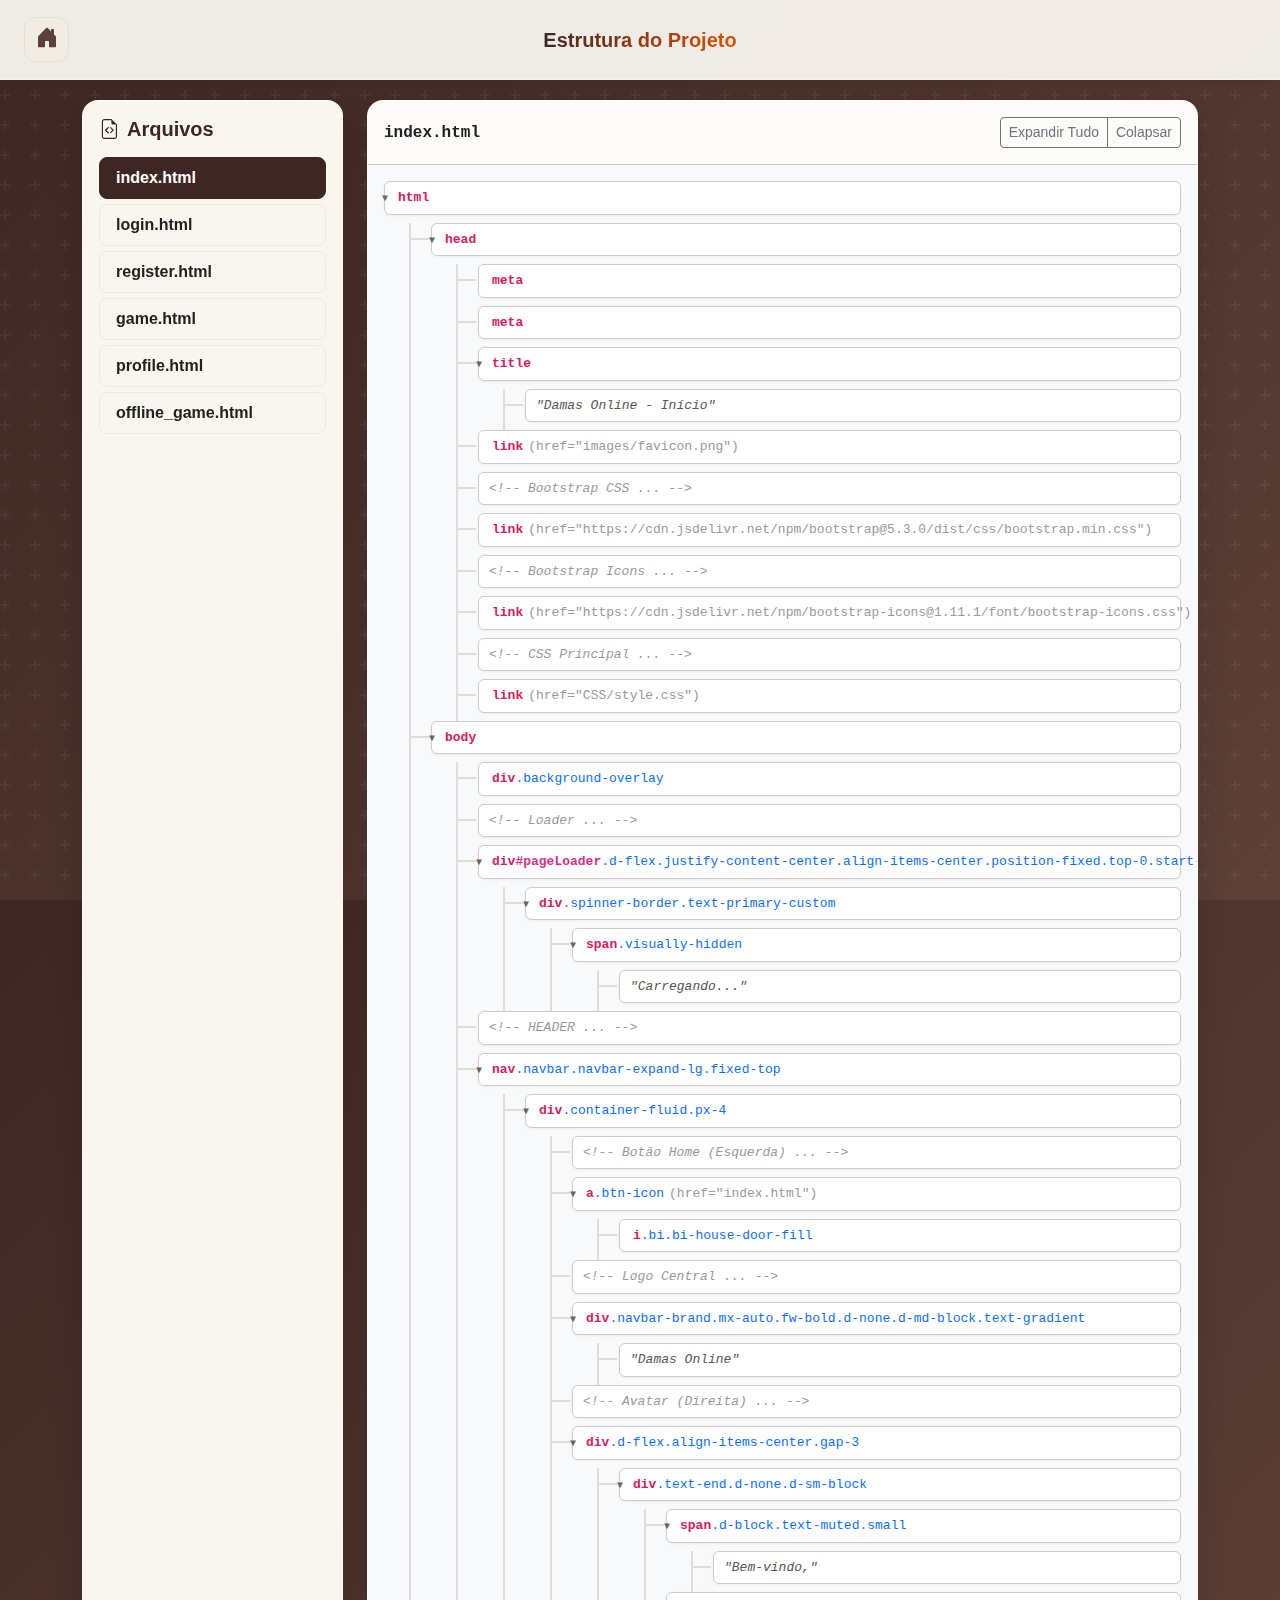
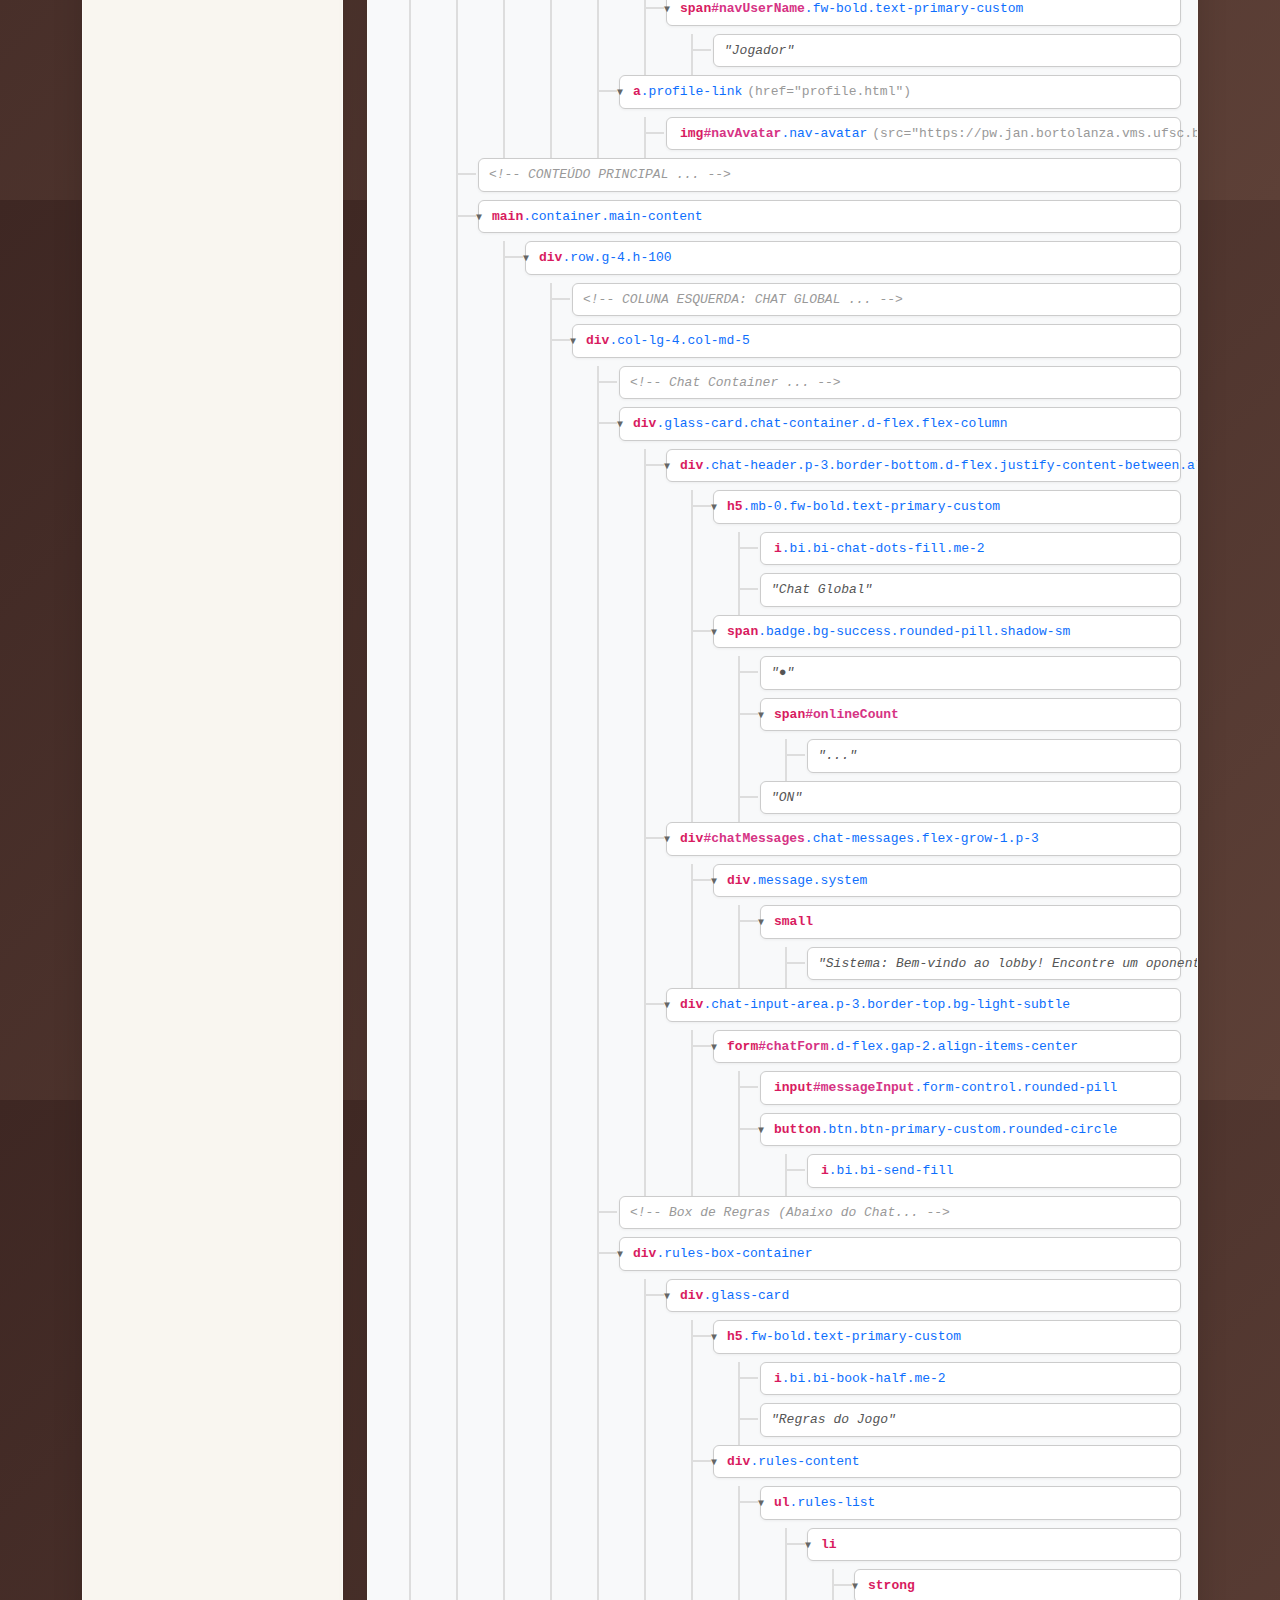
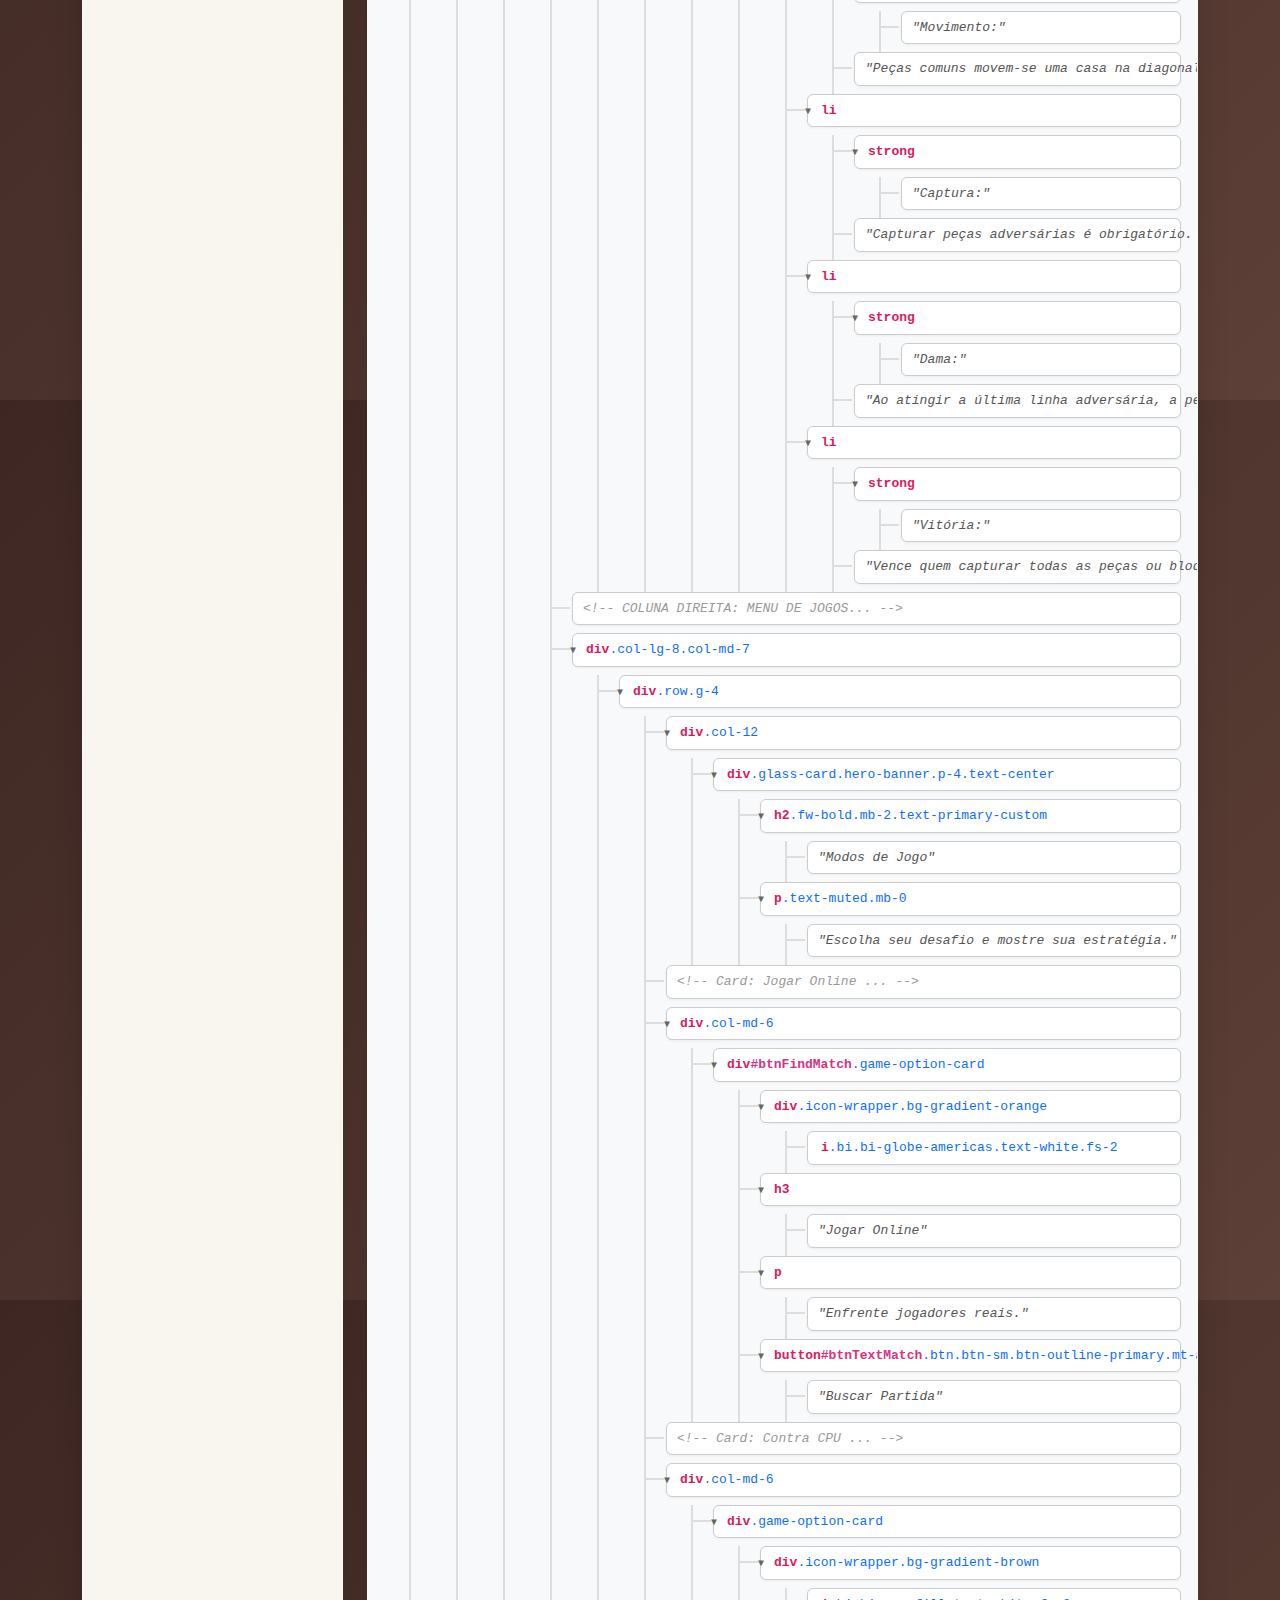
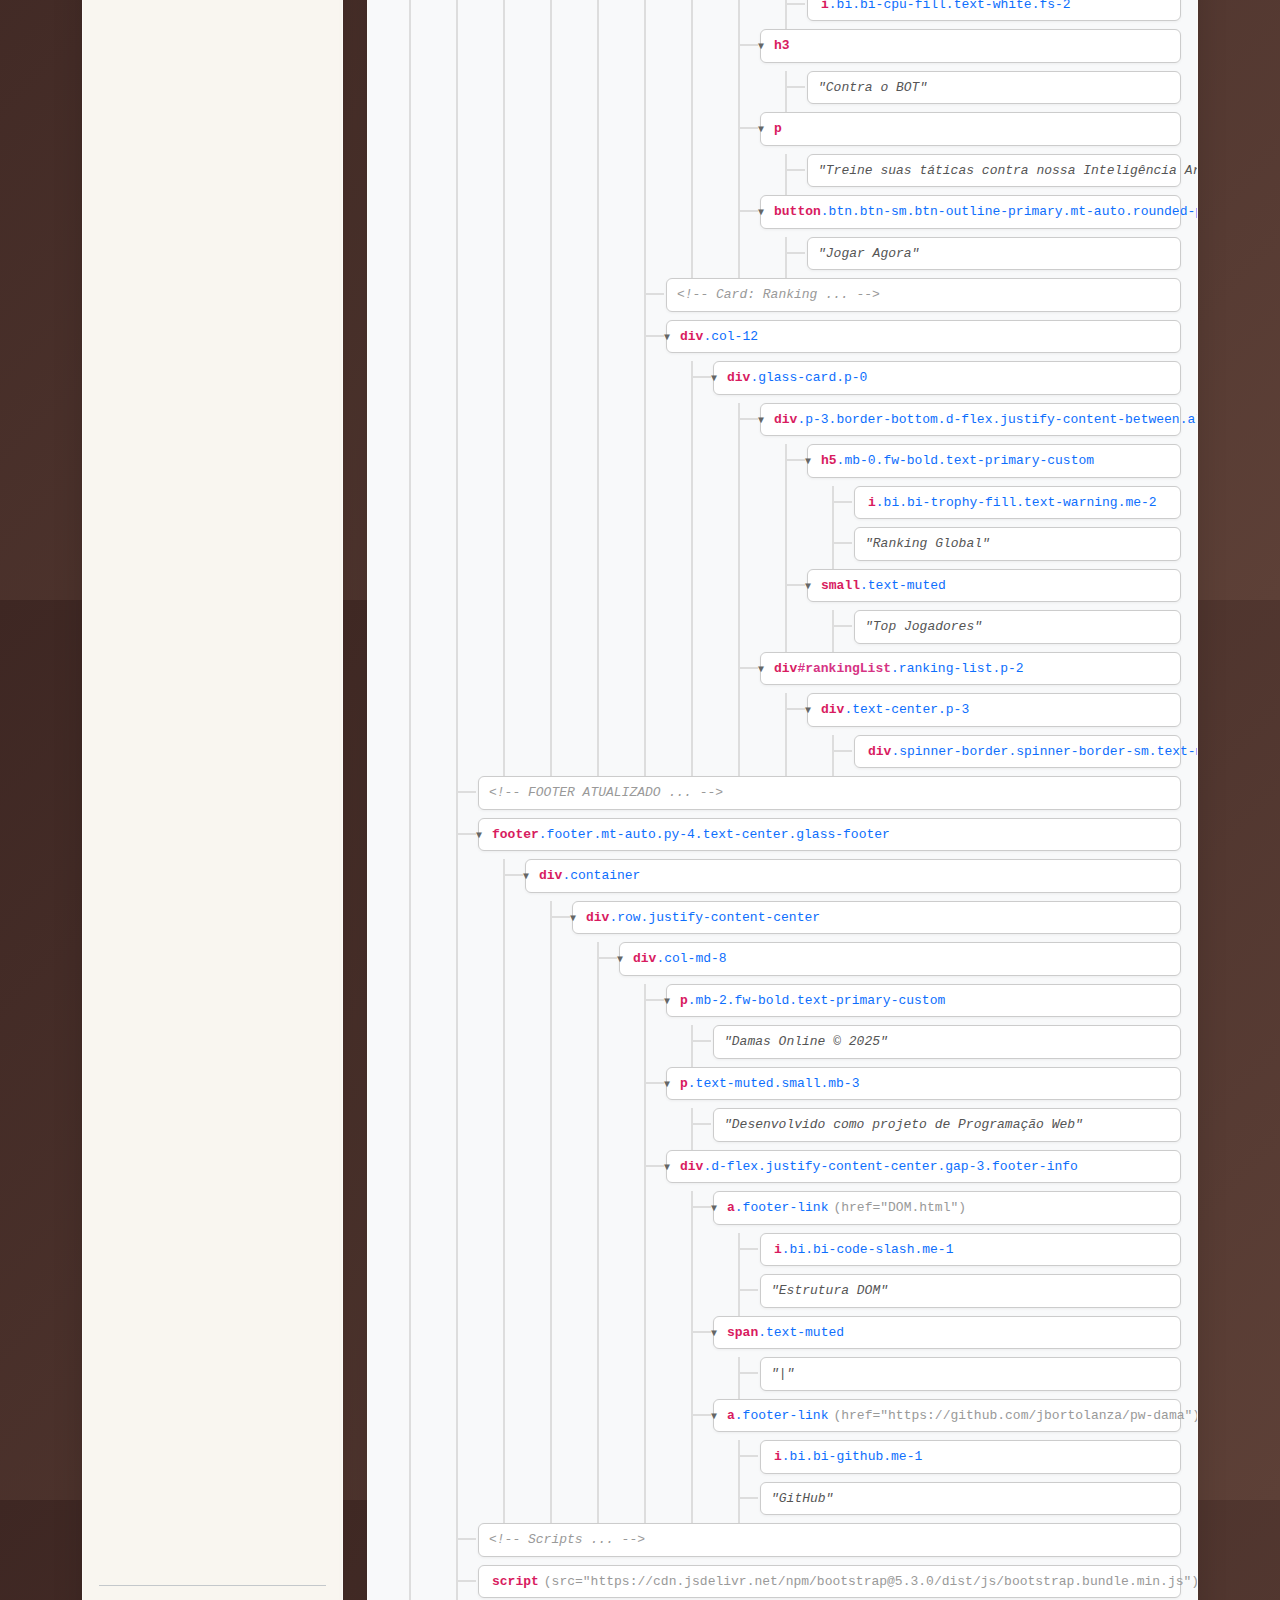
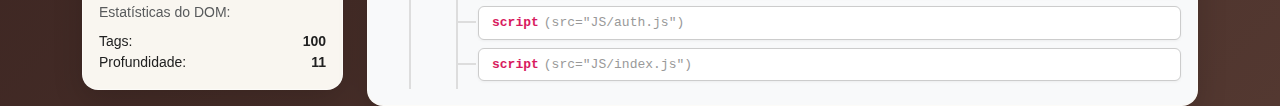
<file: app/static/DOM.html>
<!DOCTYPE html>
<html lang="pt-br">
<head>
    <meta charset="UTF-8">
    <meta name="viewport" content="width=device-width, initial-scale=1.0">
    <title>Estrutura DOM - Damas Online</title>
    <link rel="icon" href="images/favicon.png" type="image/png">
    
    <!-- Bootstrap CSS -->
    <link href="https://cdn.jsdelivr.net/npm/bootstrap@5.3.0/dist/css/bootstrap.min.css" rel="stylesheet">
    <!-- Bootstrap Icons -->
    <link rel="stylesheet" href="https://cdn.jsdelivr.net/npm/bootstrap-icons@1.11.1/font/bootstrap-icons.css">
    
    <!-- CSS Principal e do Visualizador -->
    <link rel="stylesheet" href="CSS/style.css">
    <link rel="stylesheet" href="CSS/dom-structure.css">
</head>
<body>
    <div class="background-overlay"></div>

    <!-- NAVBAR -->
    <nav class="navbar navbar-expand-lg fixed-top">
        <div class="container-fluid px-4">
            <a class="btn-icon" href="index.html" title="Voltar ao Início">
                <i class="bi bi-house-door-fill"></i>
            </a>

            <div class="navbar-brand mx-auto fw-bold d-none d-md-block text-gradient">
                Estrutura do Projeto
            </div>

            <div style="width: 45px;"></div> <!-- Espaçador para equilíbrio -->
        </div>
    </nav>

    <!-- CONTEÚDO PRINCIPAL -->
    <main class="container main-content h-100 pb-4">
        <div class="row h-100">
            
            <!-- Coluna de Controle (Seleção de Arquivos) -->
            <div class="col-md-3 mb-3">
                <div class="glass-card p-3 h-100 d-flex flex-column">
                    <h5 class="fw-bold text-primary-custom mb-3"><i class="bi bi-file-earmark-code me-2"></i>Arquivos</h5>
                    <div class="list-group file-selector" id="fileList">
                        <!-- Preenchido via JS -->
                    </div>
                    
                    <div class="mt-auto pt-3 border-top border-secondary-subtle">
                        <small class="text-muted d-block mb-2">Estatísticas do DOM:</small>
                        <div class="d-flex justify-content-between small">
                            <span>Tags:</span> <span class="fw-bold" id="tagCount">-</span>
                        </div>
                        <div class="d-flex justify-content-between small">
                            <span>Profundidade:</span> <span class="fw-bold" id="depthCount">-</span>
                        </div>
                    </div>
                </div>
            </div>

            <!-- Coluna de Visualização (Árvore DOM) -->
            <div class="col-md-9">
                <div class="glass-card h-100 d-flex flex-column position-relative overflow-hidden">
                    <div class="p-3 border-bottom border-secondary-subtle d-flex justify-content-between align-items-center bg-white bg-opacity-50">
                        <span class="fw-bold font-monospace text-primary-dark" id="currentFileName">Selecione um arquivo...</span>
                        <div class="btn-group">
                            <button class="btn btn-sm btn-outline-secondary" onclick="expandAll()">Expandir Tudo</button>
                            <button class="btn btn-sm btn-outline-secondary" onclick="collapseAll()">Colapsar</button>
                        </div>
                    </div>
                    
                    <div class="dom-viewer-container p-3" id="domOutput">
                        <div class="text-center text-muted mt-5">
                            <i class="bi bi-code-slash fs-1 opacity-50"></i>
                            <p class="mt-2">Selecione um arquivo HTML à esquerda para visualizar sua árvore DOM.</p>
                        </div>
                    </div>
                </div>
            </div>

        </div>
    </main>

    <script src="https://cdn.jsdelivr.net/npm/bootstrap@5.3.0/dist/js/bootstrap.bundle.min.js"></script>
    <script src="JS/dom-structure.js"></script>
</body>
</html>
</file>
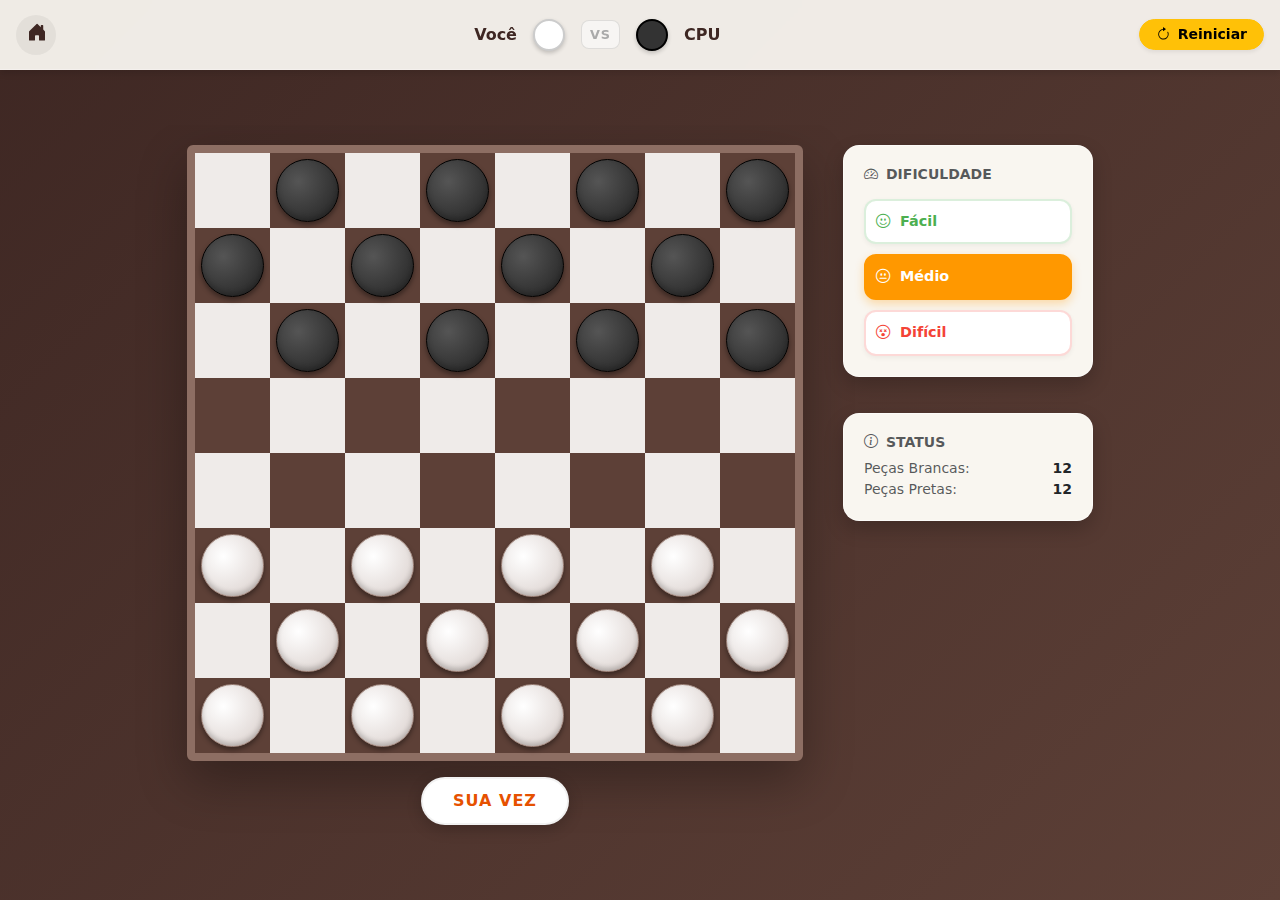
<file: app/static/offline_game.html>
<!DOCTYPE html>
<html lang="pt-br">
<head>
    <meta charset="UTF-8">
    <meta name="viewport" content="width=device-width, initial-scale=1.0">
    <title>Damas Offline - vs CPU</title>
    <link rel="icon" href="images/favicon.png" type="image/png">
    <link href="https://cdn.jsdelivr.net/npm/bootstrap@5.3.0/dist/css/bootstrap.min.css" rel="stylesheet">
    <link rel="stylesheet" href="https://cdn.jsdelivr.net/npm/bootstrap-icons@1.11.1/font/bootstrap-icons.css">
    <link rel="stylesheet" href="CSS/offline.css">
</head>
<body>
    <div class="background-overlay"></div>

    <!-- NAVBAR -->
    <nav class="game-nav fixed-top">
        <a class="btn-icon" href="index.html" title="Voltar ao Menu Principal" onclick="playClickSound()">
            <i class="bi bi-house-door-fill"></i>
        </a>

        <div class="d-flex align-items-center gap-3">
            <div class="player-badge">
                <span class="me-2 d-none d-sm-inline">Você</span>
                <div class="avatar-indicator white"></div>
            </div>
            <div class="vs-badge">VS</div>
            <div class="player-badge">
                <div class="avatar-indicator black"></div>
                <span class="ms-2 d-none d-sm-inline">CPU</span>
            </div>
        </div>

        <button onclick="restartGame(); playClickSound()" class="btn btn-sm btn-warning rounded-pill px-3 fw-bold shadow-sm d-flex align-items-center gap-2" title="Reiniciar Partida">
            <i class="bi bi-arrow-clockwise"></i> <span class="d-none d-sm-inline">Reiniciar</span>
        </button>
    </nav>

    <!-- ÁREA DE JOGO -->
    <div class="main-container">
        <div class="game-layout">
            
            <!-- Coluna Esquerda: Tabuleiro -->
            <div class="board-section">
                <div class="board-wrapper">
                    <div id="board" class="board"></div>
                </div>
                <div class="turn-badge mt-3" id="gameTurnText">Sua Vez</div>
            </div>

            <!-- Coluna Direita: Controles -->
            <div class="controls-section">
                <div class="glass-panel">
                    <h6 class="text-muted fw-bold mb-3 text-uppercase small"><i class="bi bi-speedometer2 me-2"></i>Dificuldade</h6>
                    <div class="difficulty-buttons">
                        <button class="btn btn-difficulty easy" onclick="setDifficulty('easy'); playClickSound()">
                            <i class="bi bi-emoji-smile"></i> Fácil
                        </button>
                        <button class="btn btn-difficulty medium active" onclick="setDifficulty('medium'); playClickSound()">
                            <i class="bi bi-emoji-neutral"></i> Médio
                        </button>
                        <button class="btn btn-difficulty hard" onclick="setDifficulty('hard'); playClickSound()">
                            <i class="bi bi-emoji-dizzy"></i> Difícil
                        </button>
                    </div>
                </div>

                <div class="glass-panel mt-3">
                    <h6 class="text-muted fw-bold mb-2 text-uppercase small"><i class="bi bi-info-circle me-2"></i>Status</h6>
                    <div class="d-flex justify-content-between small text-muted">
                        <span>Peças Brancas:</span> <span id="whiteCount" class="fw-bold text-dark">12</span>
                    </div>
                    <div class="d-flex justify-content-between small text-muted">
                        <span>Peças Pretas:</span> <span id="blackCount" class="fw-bold text-dark">12</span>
                    </div>
                </div>
            </div>

        </div>
    </div>

    <!-- Modal Game Over -->
    <div class="modal fade" id="gameOverModal" data-bs-backdrop="static" tabindex="-1">
        <div class="modal-dialog modal-dialog-centered">
            <div class="modal-content" style="background: #F9F6F0; border-radius: 16px; border: none;">
                <div class="modal-body text-center p-4">
                    <div class="mb-3"><i class="bi bi-trophy-fill fs-1 text-warning"></i></div>
                    <h2 id="gameOverTitle" class="fw-bold mb-2" style="color: #3E2723;">Fim de Jogo</h2>
                    <p id="gameOverMessage" class="text-muted mb-4">...</p>
                    <div class="d-flex gap-2 justify-content-center">
                        <button onclick="restartGame(); playClickSound()" class="btn btn-primary rounded-pill px-4 fw-bold" style="background: #E65100; border: none;">Jogar Novamente</button>
                        <a href="index.html" class="btn btn-outline-secondary rounded-pill px-4 fw-bold" onclick="playClickSound()">Sair</a>
                    </div>
                </div>
            </div>
        </div>
    </div>

    <script src="https://cdn.jsdelivr.net/npm/bootstrap@5.3.0/dist/js/bootstrap.bundle.min.js"></script>
    <script src="JS/offline_game.js"></script>
</body>
</html>
</file>
<file: app/static/CSS/style.css>
:root {
    /* Paleta de Cores Premium (Café/Madeira/Creme) */
    --primary-dark: #3E2723;    /* Café Escuro */
    --primary-light: #5D4037;   /* Marrom Madeira */
    --accent: #D4A373;          /* Bege Dourado */
    --action-color: #E65100;    /* Laranja Ação */
    
    --bg-gradient-start: #3E2723;
    --bg-gradient-end: #5D4037;
    
    /* NOVAS CORES DE FUNDO (Substituindo o branco) */
    --card-bg-warm: #F9F6F0;    /* Bege Creme Suave (Principal) */
    --bg-inner-warm: #F2EDE4;   /* Bege um pouco mais escuro para contraste interno */
    
    --text-main: #212121;
    --text-muted: #757575;
    
    --radius: 16px;
    --shadow-sm: 0 4px 6px rgba(0,0,0,0.05);
    --shadow-md: 0 10px 30px rgba(0,0,0,0.15);
    --shadow-hover: 0 15px 35px rgba(0,0,0,0.2);
}

body, html {
    height: 100%;
    margin: 0;
    font-family: 'Segoe UI', Roboto, Helvetica, Arial, sans-serif;
}

body {
    background: linear-gradient(135deg, var(--bg-gradient-start) 0%, var(--bg-gradient-end) 100%);
    color: var(--text-main);
    display: flex;
    flex-direction: column;
}

.background-overlay {
    position: fixed; top: 0; left: 0; width: 100%; height: 100%;
    background-image: url("data:image/svg+xml,%3Csvg width='60' height='60' viewBox='0 0 60 60' xmlns='http://www.w3.org/2000/svg'%3E%3Cg fill='none' fill-rule='evenodd'%3E%3Cg fill='%23ffffff' fill-opacity='0.05'%3E%3Cpath d='M36 34v-4h-2v4h-4v2h4v4h2v-4h4v-2h-4zm0-30V0h-2v4h-4v2h4v4h2V6h4V4h-4zM6 34v-4H4v4H0v2h4v4h2v-4h4v-2H6zM6 4V0H4v4H0v2h4v4h2V6h4V4H6z'/%3E%3C/g%3E%3C/g%3E%3C/svg%3E");
    z-index: -1;
}

/* --- COMPONENTES GERAIS --- */
.text-primary-custom { color: var(--primary-dark) !important; }
.text-gradient {
    background: linear-gradient(to right, var(--primary-dark), var(--action-color));
    -webkit-background-clip: text; -webkit-text-fill-color: transparent;
}

/* Card Base (Usando o novo bege) */
.glass-card {
    background: var(--card-bg-warm);
    border-radius: var(--radius);
    box-shadow: var(--shadow-md);
    /* Borda sutil para definição */
    border: 1px solid rgba(255,255,255,0.5);
    overflow: hidden;
}

/* --- NAVBAR --- */
.navbar {
    /* Fundo bege com leve transparência */
    background: rgba(249, 246, 240, 0.95);
    backdrop-filter: blur(10px);
    box-shadow: var(--shadow-sm);
    height: 80px;
    padding: 0.5rem 0;
    border-bottom: 1px solid rgba(255,255,255,0.3);
}

.btn-icon {
    width: 45px; height: 45px;
    border-radius: 12px;
    background: var(--bg-inner-warm); /* Fundo do ícone mais escuro */
    border: 1px solid rgba(0,0,0,0.05);
    color: var(--primary-light);
    display: flex; align-items: center; justify-content: center;
    font-size: 1.4rem;
    transition: all 0.2s ease;
    text-decoration: none;
}

.btn-icon:hover {
    background: var(--primary-light);
    color: var(--card-bg-warm);
    transform: translateY(-2px);
}

.nav-avatar {
    width: 50px; height: 50px;
    border-radius: 50%;
    object-fit: cover;
    border: 3px solid var(--card-bg-warm);
    box-shadow: 0 2px 8px rgba(0,0,0,0.15);
    transition: transform 0.2s;
    cursor: pointer;
}

.nav-avatar:hover {
    transform: scale(1.1);
    border-color: var(--action-color);
}

.profile-link { text-decoration: none; }

/* --- MAIN CONTENT --- */
.main-content {
    margin-top: 100px;
    flex: 1;
    padding-bottom: 2rem;
}

/* Chat */
.chat-container {
    height: 500px; /* Altura fixa para o chat */
    max-height: 60vh;
    margin-bottom: 1.5rem; /* Espaço abaixo do chat */
}

.chat-header {
    background: var(--card-bg-warm);
    border-bottom: 1px solid rgba(0,0,0,0.05) !important;
}

.chat-messages {
    overflow-y: auto;
    display: flex;
    flex-direction: column;
    gap: 10px;
    /* Fundo interno do chat um pouco mais escuro para profundidade */
    background-color: var(--bg-inner-warm);
}

.chat-messages::-webkit-scrollbar { width: 6px; }
.chat-messages::-webkit-scrollbar-thumb { background: #ccc; border-radius: 3px; }

.message {
    padding: 8px 12px;
    border-radius: 12px;
    font-size: 0.9rem;
    max-width: 85%;
    line-height: 1.4;
}

.message.system {
    background-color: #e3f2fd; color: #0d47a1;
    align-self: center; text-align: center;
    font-size: 0.8rem; border-radius: 20px; padding: 4px 15px;
    box-shadow: var(--shadow-sm);
}

.message.user {
    /* Balão do usuário agora é da cor do card principal */
    background-color: var(--card-bg-warm);
    color: var(--primary-dark);
    align-self: flex-start;
    border-bottom-left-radius: 0;
    border: 1px solid rgba(0,0,0,0.05);
    box-shadow: var(--shadow-sm);
}

.message.me {
    background-color: var(--primary-dark);
    color: var(--card-bg-warm);
    align-self: flex-end;
    border-bottom-right-radius: 0;
    box-shadow: var(--shadow-sm);
}

.chat-input-area {
    background: var(--card-bg-warm);
    border-top: 1px solid rgba(0,0,0,0.05) !important;
}

.chat-input-area .form-control {
    background-color: var(--bg-inner-warm);
    border: 1px solid rgba(0,0,0,0.05);
}
.chat-input-area .form-control:focus {
    background-color: var(--card-bg-warm);
    border-color: var(--accent);
    box-shadow: none;
}

.btn-primary-custom {
    background-color: var(--primary-dark); color: var(--card-bg-warm); border: none;
    transition: all 0.2s;
}
.btn-primary-custom:hover { background-color: var(--action-color); color: white; }

/* Rules Box - Abaixo do Chat */
.rules-box-container {
    margin-top: 1rem;
}

.rules-box-container .glass-card {
    padding: 1.5rem;
    height: 100%; /* Ocupa altura completa se necessário */
}

.rules-box-container h5 {
    font-size: 1.1rem;
    margin-bottom: 1rem;
    border-bottom: 2px solid var(--accent);
    padding-bottom: 0.5rem;
    display: inline-block;
}

.rules-box-container ul {
    padding-left: 1.2rem;
    margin-bottom: 0;
}

.rules-box-container li {
    margin-bottom: 0.5rem;
    color: var(--text-muted);
    font-size: 0.9rem;
}


/* Game Options */
.hero-banner {
    /* Gradiente sutil de bege */
    background: linear-gradient(to right, var(--card-bg-warm), #FFFDF9);
    border-left: 5px solid var(--action-color);
}

.game-option-card {
    background: var(--card-bg-warm); /* Fundo bege */
    border-radius: var(--radius);
    padding: 2rem;
    box-shadow: var(--shadow-md);
    cursor: pointer;
    transition: all 0.3s ease;
    height: 100%;
    display: flex;
    flex-direction: column;
    align-items: flex-start;
    position: relative;
    overflow: hidden;
    border: 1px solid rgba(255,255,255,0.5);
}

.game-option-card:hover {
    transform: translateY(-8px);
    box-shadow: var(--shadow-hover);
    border-color: var(--accent);
    background: #FFFDF9; /* Fica ligeiramente mais claro no hover */
}

.icon-wrapper {
    width: 64px; height: 64px;
    border-radius: 16px;
    display: flex; align-items: center; justify-content: center;
    margin-bottom: 1rem;
    box-shadow: 0 4px 12px rgba(0,0,0,0.15);
}

.bg-gradient-orange { background: linear-gradient(135deg, #FF9800, #F57C00); }
.bg-gradient-brown { background: linear-gradient(135deg, #795548, #5D4037); }

.game-option-card h3 { font-weight: 700; color: var(--primary-dark); font-size: 1.25rem; margin-bottom: 0.5rem; }
.game-option-card p { color: var(--text-muted); font-size: 0.95rem; margin-bottom: 1.5rem; }

.btn-outline-primary {
    color: var(--primary-dark); border-color: var(--primary-dark);
}
.btn-outline-primary:hover {
    background-color: var(--primary-dark); color: var(--card-bg-warm); border-color: var(--primary-dark);
}

/* Rules Card */
.rules-card { transition: background 0.2s; cursor: pointer; }
.rules-card:hover { background-color: #FFFDF9; }

.icon-small {
    width: 48px; height: 48px;
    border-radius: 12px;
    display: flex; align-items: center; justify-content: center;
    background-color: var(--bg-inner-warm); /* Fundo do ícone mais escuro */
}

/* --- FOOTER --- */
.glass-footer {
    background-color: rgba(249, 246, 240, 0.9); /* Bege com transparência */
    border-top: 1px solid rgba(255,255,255,0.3);
    backdrop-filter: blur(5px);
}

.footer-link {
    color: var(--primary-light);
    text-decoration: none;
    font-size: 0.85rem;
    font-weight: 600;
    transition: color 0.2s;
}

.footer-link:hover {
    color: var(--action-color);
    text-decoration: underline;
}

/* Responsividade */
@media (max-width: 768px) {
    .chat-container { height: 400px; margin-bottom: 1.5rem; } /* Ajustado margin-bottom */
    .main-content { margin-top: 90px; }
}

/* --- RANKING --- */
.bg-inner-warm {
    background-color: var(--bg-inner-warm);
}

.ranking-list {
    /* Ajuste para mostrar 5 itens (cada item ~60px) + margem: 5 * 60 = 300px */
    max-height: 350px; /* 350px deve ser suficiente para 5 itens */
    min-height: 300px; /* Mantém o espaço ocupado */
    overflow-y: auto;
}

.ranking-item {
    display: flex;
    align-items: center;
    justify-content: space-between;
    padding: 0.8rem 1rem;
    border-bottom: 1px solid rgba(0,0,0,0.05);
    transition: background 0.2s;
}

.ranking-item:last-child { border-bottom: none; }
.ranking-item:hover { background-color: rgba(255,255,255,0.5); }

.rank-pos {
    width: 30px;
    font-weight: 800;
    color: var(--text-muted);
    font-size: 1.1rem;
}

/* Cores dos troféus/posições */
.rank-1 { color: #FFD700 !important; text-shadow: 0 1px 2px rgba(0,0,0,0.2); } /* Ouro */
.rank-2 { color: #C0C0C0 !important; } /* Prata */
.rank-3 { color: #CD7F32 !important; } /* Bronze */

.rank-user {
    display: flex;
    align-items: center;
    gap: 10px;
    flex-grow: 1;
}

.rank-avatar {
    width: 32px; height: 32px;
    border-radius: 50%;
    object-fit: cover;
    border: 2px solid white;
}

.rank-points {
    font-weight: 700;
    color: var(--action-color);
    font-size: 0.9rem;
    background: rgba(230, 81, 0, 0.1);
    padding: 2px 8px;
    border-radius: 10px;
}
</file>
<file: app/static/CSS/dom-structure.css>
/* Container da Árvore */
.dom-viewer-container {
    flex: 1;
    overflow: auto;
    background-color: #fff; /* Fundo branco papel */
    font-family: 'Consolas', 'Monaco', 'Courier New', monospace;
    font-size: 14px;
    line-height: 1.5;
    color: #333;
    border-radius: 0 0 16px 16px;
}

/* Lista de Seleção de Arquivos */
.file-selector .list-group-item {
    background: transparent;
    border: 1px solid rgba(0,0,0,0.05);
    color: var(--text-main);
    cursor: pointer;
    transition: all 0.2s;
    border-radius: 8px;
    margin-bottom: 5px;
    font-weight: 600;
}

.file-selector .list-group-item:hover {
    background-color: rgba(62, 39, 35, 0.05);
    transform: translateX(3px);
}

.file-selector .list-group-item.active {
    background-color: var(--primary-dark);
    border-color: var(--primary-dark);
    color: #fff;
}

/* --- Estilização da Árvore DOM --- */

/* Linha do elemento */
.dom-node {
    padding-left: 20px; /* Indentação */
    position: relative;
    white-space: nowrap;
}

/* Setinha de colapso */
.toggle-btn {
    cursor: pointer;
    color: #999;
    margin-left: -15px;
    margin-right: 5px;
    font-size: 0.8em;
    display: inline-block;
    width: 10px;
    user-select: none;
}

.toggle-btn:hover { color: var(--action-color); }
.toggle-btn.hidden { visibility: hidden; }
.toggle-btn.collapsed { transform: rotate(-90deg); }

/* Highlight de Sintaxe */
.tag-name { color: #800000; font-weight: bold; } /* Marrom Avermelhado */
.attr-name { color: #E65100; margin-left: 5px; } /* Laranja */
.attr-value { color: #2E7D32; } /* Verde */
.text-content { color: #333; font-style: italic; }
.comment { color: #999; font-style: italic; }

/* Container de filhos (para colapsar) */
.children-container {
    display: block;
}
.children-container.collapsed {
    display: none;
}

/* Efeito Hover na linha */
.node-line {
    display: inline-block;
    width: 100%;
    border-radius: 4px;
}
.node-line:hover {
    background-color: rgba(230, 81, 0, 0.1); /* Highlight suave laranja */
}
</file>
<file: app/static/CSS/offline.css>
/* =========================================
   VARIÁVEIS & TEMA
   ========================================= */
:root {
    --primary-dark: #3E2723;
    --primary-light: #5D4037;
    --accent: #D4A373;
    --action-color: #E65100;
    --card-bg-warm: #F9F6F0;
    --bg-inner-warm: #F2EDE4;
    --text-main: #212121;
    --text-muted: #757575;
}

body {
    background: linear-gradient(135deg, var(--primary-dark) 0%, var(--primary-light) 100%);
    color: var(--text-main);
    display: flex;
    align-items: center; /* Centraliza Verticalmente */
    justify-content: center; /* Centraliza Horizontalmente */
    min-height: 100vh; /* Garante altura total da viewport */
    padding: 15px; /* Evita que o card cole nas bordas em telas pequenas */
}

/* NAVBAR */
.game-nav {
    background: rgba(249, 246, 240, 0.95);
    backdrop-filter: blur(10px);
    border-bottom: 1px solid rgba(255,255,255,0.3);
    height: 70px;
    z-index: 1050;
    box-shadow: 0 4px 6px rgba(0,0,0,0.1);
    padding: 0 1rem;
    display: flex; align-items: center; justify-content: space-between;
}

.btn-icon {
    width: 40px; height: 40px; border-radius: 50%;
    background: rgba(0,0,0,0.05); color: var(--primary-dark);
    display: flex; align-items: center; justify-content: center;
    text-decoration: none; transition: all 0.2s; font-size: 1.2rem;
}
.btn-icon:hover { background: var(--action-color); color: white; transform: scale(1.1); }

.player-badge { font-size: 1rem; font-weight: 700; color: var(--primary-dark); display: flex; align-items: center; gap: 8px; }
.avatar-indicator {
    width: 32px; height: 32px; border-radius: 50%;
    box-shadow: 0 2px 4px rgba(0,0,0,0.2); border: 2px solid rgba(255,255,255,0.5);
}
.avatar-indicator.white { background: #fff; border-color: #ccc; }
.avatar-indicator.black { background: #333; border-color: #000; }
.vs-badge {
    background: rgba(255,255,255,0.5); border: 1px solid rgba(0,0,0,0.1);
    font-weight: 900; color: #aaa; padding: 4px 8px; border-radius: 8px;
    text-transform: uppercase; letter-spacing: 1px; font-size: 0.8rem;
}

/* LAYOUT PRINCIPAL */
.main-container {
    flex: 1;
    display: flex;
    justify-content: center;
    align-items: center;
    margin-top: 70px;
    padding: 20px;
    overflow-y: auto; /* Permite scroll se a tela for muito pequena */
}

.game-layout {
    display: flex;
    align-items: flex-start;
    justify-content: center;
    gap: 40px;
    max-width: 1200px;
    width: 100%;
}

.board-section {
    display: flex;
    flex-direction: column;
    align-items: center;
}

.controls-section {
    width: 250px;
    display: flex;
    flex-direction: column;
    gap: 20px;
}

/* Painéis Laterais */
.glass-panel {
    background: var(--card-bg-warm);
    border: 1px solid rgba(255,255,255,0.5);
    border-radius: 16px;
    padding: 20px;
    box-shadow: 0 8px 20px rgba(0,0,0,0.2);
}

/* Botões de Dificuldade (Vertical) */
.difficulty-buttons {
    display: flex;
    flex-direction: column;
    gap: 10px;
}

.btn-difficulty {
    border-radius: 12px;
    font-weight: 600;
    font-size: 0.9rem;
    padding: 10px;
    transition: all 0.2s;
    border: 2px solid transparent;
    text-align: left;
    display: flex;
    align-items: center;
    gap: 10px;
    background: white;
    box-shadow: 0 2px 5px rgba(0,0,0,0.05);
}

.btn-difficulty:hover { transform: translateX(5px); }

.btn-difficulty.easy { color: #4CAF50; border-color: rgba(76, 175, 80, 0.2); }
.btn-difficulty.easy.active { background: #4CAF50; color: white; border-color: #4CAF50; box-shadow: 0 4px 10px rgba(76, 175, 80, 0.3); }

.btn-difficulty.medium { color: #FF9800; border-color: rgba(255, 152, 0, 0.2); }
.btn-difficulty.medium.active { background: #FF9800; color: white; border-color: #FF9800; box-shadow: 0 4px 10px rgba(255, 152, 0, 0.3); }

.btn-difficulty.hard { color: #F44336; border-color: rgba(244, 67, 54, 0.2); }
.btn-difficulty.hard.active { background: #F44336; color: white; border-color: #F44336; box-shadow: 0 4px 10px rgba(244, 67, 54, 0.3); }

/* Tabuleiro */
.board-wrapper {
    background: var(--card-bg-warm);
    border: 8px solid #8D6E63; border-radius: 6px;
    box-shadow: 0 20px 50px rgba(0,0,0,0.3);
    padding: 0;
}

.board {
    display: grid;
    grid-template-columns: repeat(8, 1fr); grid-template-rows: repeat(8, 1fr);
    width: 75vmin; height: 75vmin;
    max-width: 600px; max-height: 600px;
    background-color: var(--primary-dark);
}

.cell { width: 100%; height: 100%; display: flex; justify-content: center; align-items: center; position: relative; }
.cell.white { background-color: #EFEBE9; }
.cell.black { background-color: #5D4037; }

.cell.last-move::before {
    content: ''; position: absolute; top: 0; left: 0; width: 100%; height: 100%;
    background-color: rgba(255, 167, 38, 0.4); box-shadow: inset 0 0 10px #FF9800; pointer-events: none; z-index: 1;
}
.cell.highlight { cursor: pointer; }
.cell.highlight::after {
    content: ''; position: absolute; width: 20%; height: 20%;
    background-color: rgba(76, 175, 80, 0.8); border-radius: 50%; z-index: 5;
    box-shadow: 0 0 5px rgba(76, 175, 80, 0.5);
}

/* Peças */
.piece {
    width: 85%; height: 85%; border-radius: 50%;
    cursor: pointer; transition: transform 0.15s; z-index: 10;
    box-shadow: 0 3px 5px rgba(0,0,0,0.4), inset 0 -3px 5px rgba(0,0,0,0.2);
}
.piece:hover { transform: scale(1.1); }
.piece.white { background: radial-gradient(circle at 35% 35%, #fff, #d7ccc8); border: 1px solid #a1887f; }
.piece.black { background: radial-gradient(circle at 35% 35%, #555, #212121); border: 1px solid #000; }
.piece.selected { box-shadow: 0 0 0 4px #FFC107, 0 5px 10px rgba(0,0,0,0.5); z-index: 20; transform: scale(1.15); }
.piece.king::after { content: "👑"; font-size: 2rem; position: absolute; top: 50%; left: 50%; transform: translate(-50%, -55%); color: gold; text-shadow: 0 2px 2px rgba(0,0,0,0.8); }

/* Turno */
.turn-badge {
    background: white; padding: 10px 30px; border-radius: 30px;
    box-shadow: 0 4px 15px rgba(0,0,0,0.2);
    font-weight: 800; color: var(--primary-dark); text-transform: uppercase; font-size: 1rem;
    border: 2px solid rgba(0,0,0,0.05); letter-spacing: 1px;
}

/* Responsividade */
@media (max-width: 900px) {
    .game-layout { flex-direction: column; align-items: center; gap: 20px; }
    .controls-section { width: 100%; max-width: 400px; flex-direction: row; justify-content: center; flex-wrap: wrap; }
    .glass-panel { flex: 1; min-width: 150px; }
    .difficulty-buttons { flex-direction: row; justify-content: center; }
    .btn-difficulty { padding: 5px 10px; font-size: 0.8rem; }
    .board { width: 90vmin; height: 90vmin; }
}
</file>
